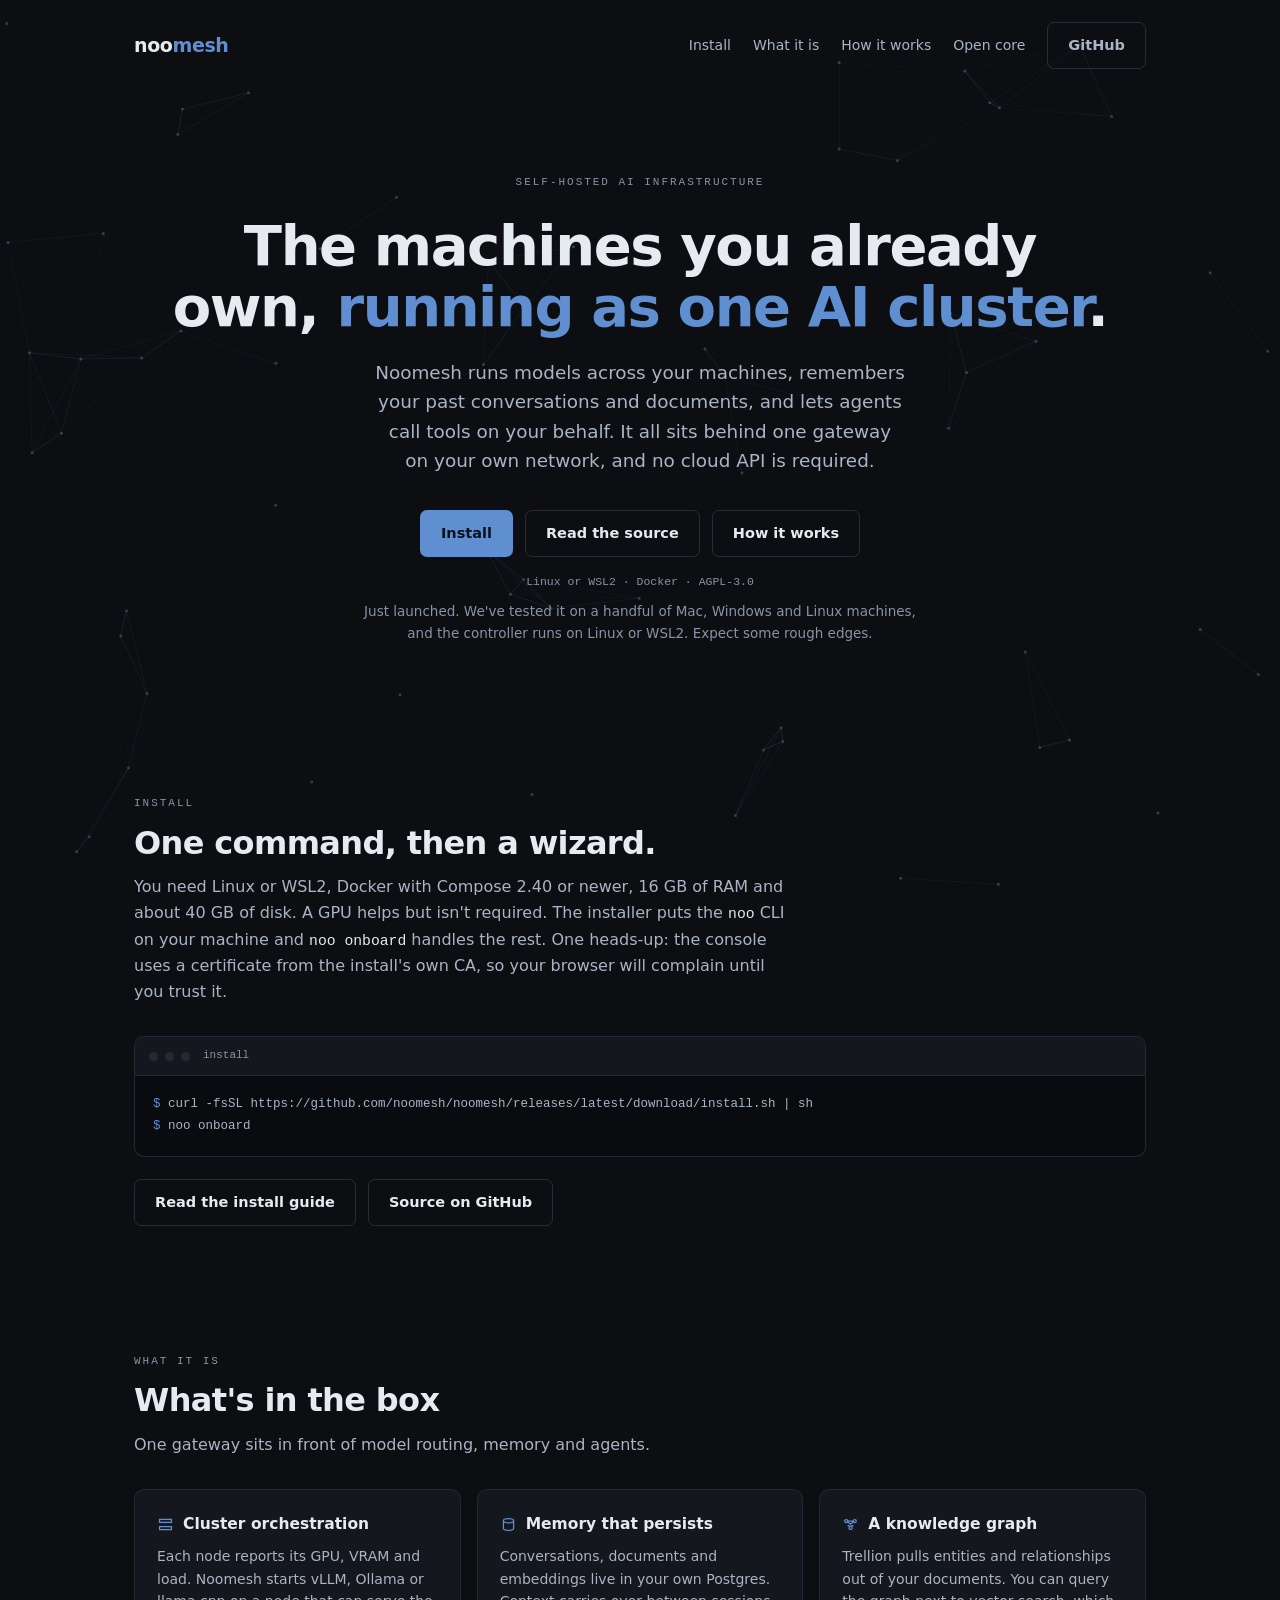
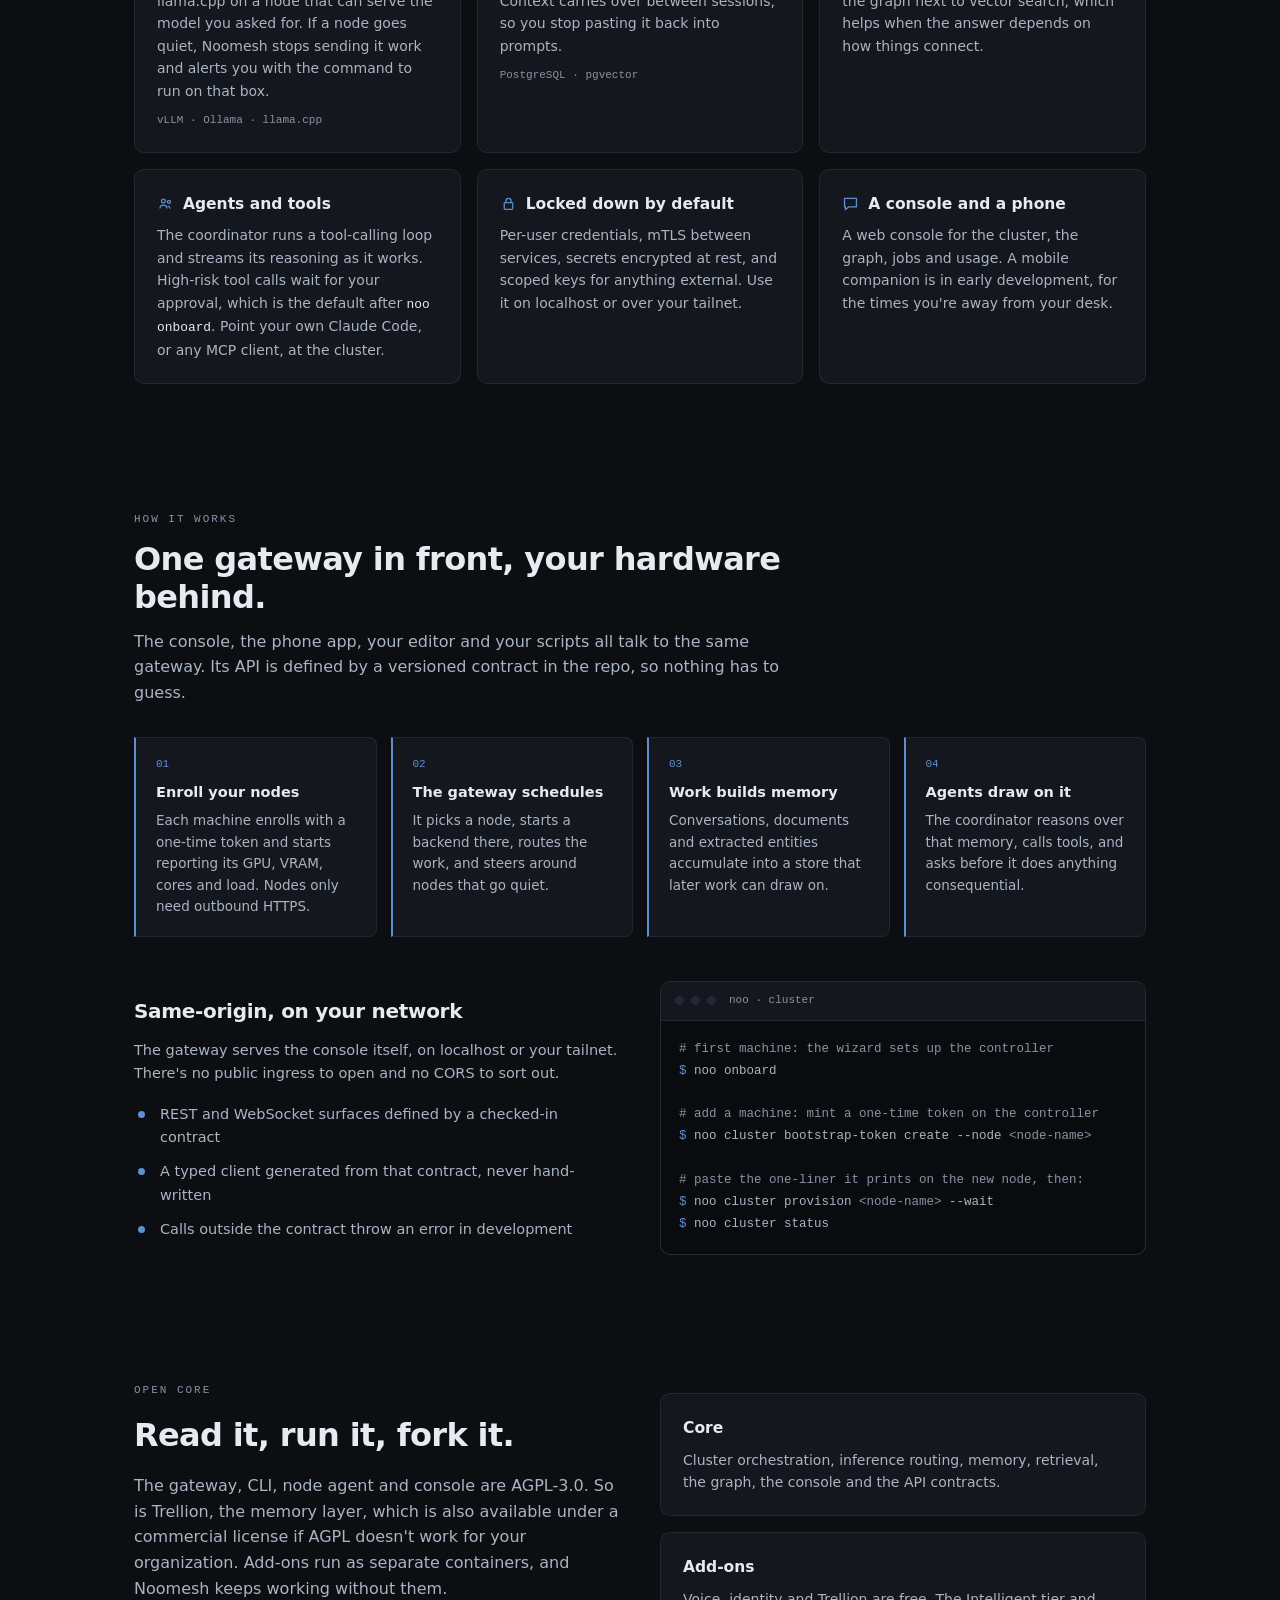
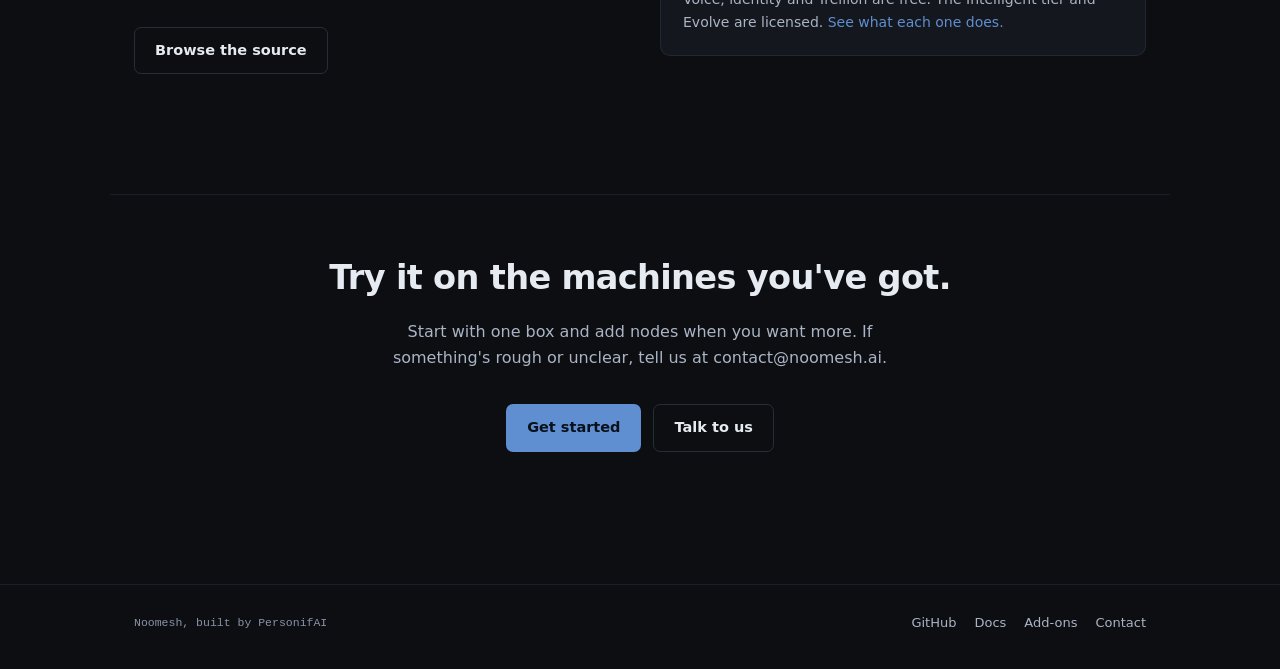
<file: index.html>
<!DOCTYPE html>
<html lang="en">
<head>
  <meta charset="utf-8">
  <meta name="viewport" content="width=device-width, initial-scale=1">
  <title>Noomesh — one local-first AI cluster</title>
  <meta name="description" content="Noomesh turns the machines you already own into one local-first AI cluster. Model serving, memory, a knowledge graph and agents, behind your own network.">

  <link rel="canonical" href="https://noomesh.ai/">

  <meta property="og:type" content="website">
  <meta property="og:url" content="https://noomesh.ai/">
  <meta property="og:title" content="Noomesh">
  <meta property="og:description" content="Noomesh turns the machines you already own into one local-first AI cluster.">
  <meta name="twitter:card" content="summary">

  <link rel="icon" href="data:image/svg+xml,%3Csvg xmlns='http://www.w3.org/2000/svg' viewBox='0 0 32 32'%3E%3Ccircle cx='16' cy='16' r='16' fill='%230c0e12'/%3E%3Cg stroke='%235f8fd0' stroke-width='1.6' fill='none'%3E%3Cpath d='M9 10.5 23 21M23 10.5 9 21M9 10.5h14M9 21h14'/%3E%3C/g%3E%3Cg fill='%23e6eaf1'%3E%3Ccircle cx='9' cy='10.5' r='2.6'/%3E%3Ccircle cx='23' cy='10.5' r='2.6'/%3E%3Ccircle cx='9' cy='21' r='2.6'/%3E%3Ccircle cx='23' cy='21' r='2.6'/%3E%3C/g%3E%3C/svg%3E">
  <style>
/* Noomesh site — shared palette and primitives.
   Dark-first, plain CSS, no build step. */

:root {
  /* Slate — dark */
  --bg: #0c0e12;
  --surface: #14171d;
  --surface-2: #1b1f28;
  --surface-3: #232937;
  --line: rgba(150, 172, 205, 0.11);
  --line-2: rgba(150, 172, 205, 0.2);
  --ink: #e6eaf1;
  --ink-2: #aab4c4;
  --dim: #8993a6;
  --good: #46c08a;
  --warn: #e0a24a;
  --primary: #5f8fd0;
  --primary-foreground: #08111c;
  --primary-soft: rgba(95, 143, 208, 0.14);

  --sans: system-ui, 'Segoe UI', -apple-system, Roboto, sans-serif;
  --mono: ui-monospace, 'Cascadia Code', 'JetBrains Mono', 'SF Mono', Consolas, Menlo, monospace;

  /* consumed by assets/mesh.js */
  --mesh-line: 95, 143, 208;
  --mesh-dot: 170, 180, 196;

  --maxw: 1060px;
}

* {
  margin: 0;
  padding: 0;
  box-sizing: border-box;
}
html {
  scroll-behavior: smooth;
}
@media (prefers-reduced-motion: reduce) {
  html {
    scroll-behavior: auto;
  }
}
body {
  background: var(--bg);
  color: var(--ink);
  font-family: var(--sans);
  line-height: 1.6;
  -webkit-font-smoothing: antialiased;
}
canvas#mesh {
  position: fixed;
  inset: 0;
  width: 100%;
  height: 100%;
  z-index: 0;
  pointer-events: none;
  opacity: 0.55;
}
a {
  color: var(--primary);
  text-decoration: none;
}
a:hover {
  text-decoration: underline;
}
:focus-visible {
  outline: 2px solid var(--primary);
  outline-offset: 3px;
  border-radius: 4px;
}

/* Skip link — the first tab stop on a page whose nav precedes the content. */
.skip {
  position: absolute;
  left: -9999px;
  top: 0;
  z-index: 50;
  background: var(--surface);
  color: var(--ink);
  padding: 10px 16px;
  border: 1px solid var(--line-2);
  border-radius: 0 0 6px 0;
}
.skip:focus {
  left: 0;
}

.wrap {
  position: relative;
  z-index: 1;
  max-width: var(--maxw);
  margin: 0 auto;
  padding: 0 24px;
}

/* ---- wordmark ---- */
.wordmark {
  font-weight: 650;
  letter-spacing: -0.02em;
  color: var(--ink);
}
.wordmark .accent {
  color: var(--primary);
}

/* ---- eyebrow / mono label ---- */
.eyebrow {
  font-family: var(--mono);
  font-size: 11px;
  letter-spacing: 0.18em;
  text-transform: uppercase;
  color: var(--dim);
}

/* ---- buttons ---- */
.btn {
  display: inline-flex;
  align-items: center;
  gap: 8px;
  padding: 11px 20px;
  border-radius: 7px;
  font-size: 14.5px;
  font-weight: 600;
  border: 1px solid transparent;
  cursor: pointer;
}
.btn:hover {
  text-decoration: none;
}
.btn-primary {
  background: var(--primary);
  color: var(--primary-foreground);
}
.btn-primary:hover {
  filter: brightness(1.08);
}
.btn-ghost {
  border-color: var(--line-2);
  color: var(--ink);
}
.btn-ghost:hover {
  border-color: var(--ink-2);
  background: var(--surface-2);
}

/* ---- status pill ---- */
.pill {
  display: inline-flex;
  align-items: center;
  gap: 8px;
  padding: 5px 13px;
  border: 1px solid var(--line-2);
  border-radius: 999px;
  font-family: var(--mono);
  font-size: 11px;
  letter-spacing: 0.14em;
  text-transform: uppercase;
  color: var(--dim);
  background: rgba(20, 23, 29, 0.6);
  backdrop-filter: blur(6px);
}
.pill::before {
  content: '';
  width: 6px;
  height: 6px;
  border-radius: 50%;
  background: var(--primary);
  flex-shrink: 0;
}
@media (prefers-reduced-motion: no-preference) {
  .pill::before {
    animation: pulse 2.4s ease-in-out infinite;
  }
}
@keyframes pulse {
  50% {
    opacity: 0.3;
  }
}

footer {
  position: relative;
  z-index: 1;
  border-top: 1px solid var(--line);
  margin-top: 72px;
  padding: 28px 0 40px;
}
footer .wrap {
  display: flex;
  flex-wrap: wrap;
  align-items: center;
  justify-content: space-between;
  gap: 14px;
}
footer .made {
  font-family: var(--mono);
  font-size: 11.5px;
  color: var(--dim);
}
footer nav {
  display: flex;
  gap: 18px;
  font-size: 13px;
}
footer nav a {
  color: var(--ink-2);
}
@media (max-width: 720px) {
  footer nav a {
    display: inline-block;
    padding: 8px 0;
  }
}
  </style>
  <style>
    header.site {
      position: relative;
      z-index: 2;
      padding: 22px 0;
    }
    header.site .wrap {
      display: flex;
      align-items: center;
      justify-content: space-between;
      gap: 16px;
    }
    header.site .wordmark {
      font-size: 19px;
    }
    header.site nav {
      display: flex;
      align-items: center;
      gap: 22px;
      font-size: 14px;
    }
    header.site nav a {
      color: var(--ink-2);
    }
    header.site nav a:hover {
      color: var(--ink);
      text-decoration: none;
    }
    @media (max-width: 720px) {
      header.site nav a:not(.btn) {
        display: none;
      }
    }

    /* ---- hero ---- */
    .hero {
      padding: 76px 0 84px;
      text-align: center;
    }
    .hero h1 {
      margin-top: 22px;
      font-size: clamp(2.1rem, 6vw, 3.5rem);
      line-height: 1.1;
      letter-spacing: -0.025em;
      text-wrap: balance;
    }
    .hero h1 .accent {
      color: var(--primary);
    }
    .hero .lede {
      margin: 20px auto 0;
      max-width: 640px;
      font-size: clamp(1rem, 2.6vw, 1.15rem);
      color: var(--ink-2);
      text-wrap: balance;
    }
    .cta {
      margin-top: 34px;
      display: flex;
      gap: 12px;
      justify-content: center;
      flex-wrap: wrap;
    }
    .cta-note {
      margin-top: 16px;
      font-family: var(--mono);
      font-size: 11.5px;
      color: var(--dim);
    }
    /* One line wherever it fits. Below this it wraps at the separator rather
       than being shrunk into illegibility. */
    @media (min-width: 560px) {
      .cta-note {
        white-space: nowrap;
      }
    }

    .caveat {
      margin: 10px auto 0;
      max-width: 560px;
      font-size: 13.5px;
      color: var(--dim);
    }

    /* ---- sections ---- */
    section {
      position: relative;
      z-index: 1;
      padding: 60px 0;
    }
    .sec-head {
      max-width: 660px;
      margin-bottom: 32px;
    }
    .sec-head h2 {
      margin-top: 10px;
      font-size: clamp(1.5rem, 3.6vw, 2rem);
      letter-spacing: -0.02em;
      line-height: 1.2;
    }
    .sec-head p {
      margin-top: 12px;
      color: var(--ink-2);
    }

    .grid {
      display: grid;
      grid-template-columns: repeat(auto-fit, minmax(268px, 1fr));
      gap: 16px;
    }
    .card {
      background: var(--surface);
      border: 1px solid var(--line);
      border-radius: 10px;
      padding: 22px;
    }
    .card h3 {
      font-size: 15.5px;
      margin-bottom: 8px;
      display: flex;
      align-items: center;
      gap: 9px;
    }
    .card h3 svg {
      width: 17px;
      height: 17px;
      flex-shrink: 0;
      fill: none;
      stroke: var(--primary);
      stroke-width: 1.5;
    }
    .card p {
      font-size: 14px;
      color: var(--ink-2);
    }
    .card .note {
      display: block;
      margin-top: 10px;
      font-family: var(--mono);
      font-size: 11px;
      color: var(--dim);
    }

    /* ---- flow diagram ---- */
    .flow {
      display: grid;
      grid-template-columns: repeat(auto-fit, minmax(210px, 1fr));
      gap: 14px;
      counter-reset: step;
    }
    .flow .step {
      position: relative;
      background: var(--surface);
      border: 1px solid var(--line);
      border-left: 2px solid var(--primary);
      border-radius: 0 8px 8px 0;
      padding: 18px 20px;
    }
    .flow .step::before {
      counter-increment: step;
      content: '0' counter(step);
      display: block;
      font-family: var(--mono);
      font-size: 11px;
      color: var(--primary);
      margin-bottom: 7px;
    }
    .flow .step h3 {
      font-size: 14.5px;
      margin-bottom: 6px;
    }
    .flow .step p {
      font-size: 13.5px;
      color: var(--ink-2);
    }

    /* ---- terminal ---- */
    .term {
      background: #090b0e;
      border: 1px solid var(--line-2);
      border-radius: 10px;
      overflow: hidden;
    }
    .term-bar {
      display: flex;
      align-items: center;
      gap: 7px;
      padding: 10px 14px;
      border-bottom: 1px solid var(--line);
      background: var(--surface);
    }
    .term-bar i {
      width: 9px;
      height: 9px;
      border-radius: 50%;
      background: var(--surface-3);
    }
    .term-bar span {
      margin-left: 6px;
      font-family: var(--mono);
      font-size: 11px;
      color: var(--dim);
    }
    .term pre {
      margin: 0;
      padding: 18px;
      overflow-x: auto;
      font-family: var(--mono);
      font-size: 12.5px;
      line-height: 1.75;
      color: var(--ink-2);
    }
    .term .c {
      color: var(--dim);
    }
    .term .p {
      color: var(--primary);
    }
    .term .g {
      color: var(--good);
    }

    .split {
      display: grid;
      grid-template-columns: 1fr 1fr;
      gap: 40px;
      align-items: center;
    }
    @media (max-width: 860px) {
      .split {
        grid-template-columns: 1fr;
        gap: 26px;
      }
      section {
        padding: 44px 0;
      }
    }

    ul.ticks {
      list-style: none;
      margin-top: 18px;
      display: grid;
      gap: 11px;
    }
    ul.ticks li {
      position: relative;
      padding-left: 26px;
      font-size: 14.5px;
      color: var(--ink-2);
    }
    ul.ticks li::before {
      content: '';
      position: absolute;
      left: 4px;
      top: 8px;
      width: 7px;
      height: 7px;
      border-radius: 50%;
      background: var(--primary);
    }

    code {
      font-family: var(--mono);
      font-size: 0.92em;
      color: var(--ink);
    }

    .closing {
      text-align: center;
      border-top: 1px solid var(--line);
      padding-top: 56px;
    }
    .closing h2 {
      font-size: clamp(1.5rem, 4vw, 2.1rem);
      letter-spacing: -0.02em;
    }
    .closing p {
      margin: 14px auto 0;
      max-width: 520px;
      color: var(--ink-2);
    }
  </style>
</head>
<body>
  <a class="skip" href="#main">Skip to content</a>
  <canvas id="mesh" aria-hidden="true"></canvas>

  <header class="site">
    <div class="wrap">
      <a class="wordmark" href="/" aria-label="Noomesh home">noo<span class="accent">mesh</span></a>
      <nav>
        <a href="#install">Install</a>
        <a href="#what">What it is</a>
        <a href="#how">How it works</a>
        <a href="#open">Open core</a>
        <a class="btn btn-ghost" href="https://github.com/noomesh/noomesh">GitHub</a>
      </nav>
    </div>
  </header>

  <main id="main">
    <div class="wrap hero">
      <span class="eyebrow">Self-hosted AI infrastructure</span>
      <h1>The machines you already own, <span class="accent">running as one AI cluster</span>.</h1>
      <p class="lede">
        Noomesh runs models across your machines, remembers your past conversations and
        documents, and lets agents call tools on your behalf. It all sits behind one
        gateway on your own network, and no cloud API is required.
      </p>
      <div class="cta">
        <a class="btn btn-primary" href="#install">Install</a>
        <a class="btn btn-ghost" href="https://github.com/noomesh/noomesh">Read the source</a>
        <a class="btn btn-ghost" href="#how">How it works</a>
      </div>
      <p class="cta-note">Linux or WSL2 · Docker · AGPL-3.0</p>
      <p class="caveat">
        Just launched. We've tested it on a handful of Mac, Windows and Linux machines, and the
        controller runs on Linux or WSL2. Expect some rough edges.
      </p>
    </div>

    <!-- ---------- install ---------- -->
    <section id="install">
      <div class="wrap">
        <div class="sec-head">
          <span class="eyebrow">Install</span>
          <h2>One command, then a wizard.</h2>
          <p>
            You need Linux or WSL2, Docker with Compose 2.40 or newer, 16&nbsp;GB of RAM and about
            40&nbsp;GB of disk. A GPU helps but isn't required. The installer puts the <code>noo</code>
            CLI on your machine and <code>noo onboard</code> handles the rest. One heads-up: the
            console uses a certificate from the install's own CA, so your browser will complain
            until you trust it.
          </p>
        </div>
        <div class="term">
          <div class="term-bar">
            <i></i><i></i><i></i><span>install</span>
          </div>
<pre><span class="p">$</span> curl -fsSL https://github.com/noomesh/noomesh/releases/latest/download/install.sh | sh
<span class="p">$</span> noo onboard</pre>
        </div>
        <div class="cta" style="justify-content:flex-start;margin-top:22px">
          <a class="btn btn-ghost" href="https://github.com/noomesh/noomesh#quick-start">Read the install guide</a>
          <a class="btn btn-ghost" href="https://github.com/noomesh/noomesh">Source on GitHub</a>
        </div>
      </div>
    </section>

    <!-- ---------- what it is ---------- -->
    <section id="what">
      <div class="wrap">
        <div class="sec-head">
          <span class="eyebrow">What it is</span>
          <h2>What's in the box</h2>
          <p>
            One gateway sits in front of model routing, memory and agents.
          </p>
        </div>

        <div class="grid">
          <div class="card">
            <h3>
              <svg viewBox="0 0 20 20"><rect x="3" y="4" width="14" height="3.5"/><rect x="3" y="12.5" width="14" height="3.5"/></svg>
              Cluster orchestration
            </h3>
            <p>
              Each node reports its GPU, VRAM and load. Noomesh starts vLLM, Ollama or
              llama.cpp on a node that can serve the model you asked for. If a node goes
              quiet, Noomesh stops sending it work and alerts you with the command to run on that box.
            </p>
            <span class="note">vLLM · Ollama · llama.cpp</span>
          </div>

          <div class="card">
            <h3>
              <svg viewBox="0 0 20 20"><ellipse cx="10" cy="5.5" rx="6" ry="2.5"/><path d="M4 5.5v9c0 1.4 2.7 2.5 6 2.5s6-1.1 6-2.5v-9"/></svg>
              Memory that persists
            </h3>
            <p>
              Conversations, documents and embeddings live in your own Postgres. Context
              carries over between sessions, so you stop pasting it back into prompts.
            </p>
            <span class="note">PostgreSQL · pgvector</span>
          </div>

          <div class="card">
            <h3>
              <svg viewBox="0 0 20 20"><circle cx="5" cy="6" r="1.8"/><circle cx="15" cy="6" r="1.8"/><circle cx="10" cy="14" r="1.8"/><path d="M6.6 7l6.8 5M13.4 7l-6.8 5M6.5 6h7"/></svg>
              A knowledge graph
            </h3>
            <p>
              Trellion pulls entities and relationships out of your documents. You can
              query the graph next to vector search, which helps when the answer depends
              on how things connect.
            </p>
          </div>

          <div class="card">
            <h3>
              <svg viewBox="0 0 20 20"><circle cx="7.5" cy="7" r="2.2"/><circle cx="14" cy="8" r="1.8"/><path d="M3.5 16c0-2.4 1.8-4 4-4s4 1.6 4 4M12.5 13c1.4.1 2.6 1.1 3 3"/></svg>
              Agents and tools
            </h3>
            <p>
              The coordinator runs a tool-calling loop and streams its reasoning as it
              works. High-risk tool calls wait for your approval, which is the default after
              <code>noo onboard</code>. Point your own Claude Code, or any MCP client, at the cluster.
            </p>
          </div>

          <div class="card">
            <h3>
              <svg viewBox="0 0 20 20"><rect x="5" y="9" width="10" height="8" rx="1"/><path d="M7 9V7a3 3 0 0 1 6 0v2"/></svg>
              Locked down by default
            </h3>
            <p>
              Per-user credentials, mTLS between services, secrets encrypted at rest, and
              scoped keys for anything external. Use it on localhost or over your tailnet.
            </p>
          </div>

          <div class="card">
            <h3>
              <svg viewBox="0 0 20 20"><path d="M3 4h14v10H8l-4 3v-3H3z"/></svg>
              A console and a phone
            </h3>
            <p>
              A web console for the cluster, the graph, jobs and usage. A mobile companion
              is in early development, for the times you're away from your desk.
            </p>
          </div>
        </div>
      </div>
    </section>

    <!-- ---------- how it works ---------- -->
    <section id="how">
      <div class="wrap">
        <div class="sec-head">
          <span class="eyebrow">How it works</span>
          <h2>One gateway in front, your hardware behind.</h2>
          <p>
            The console, the phone app, your editor and your scripts all talk to the same
            gateway. Its API is defined by a versioned contract in the repo, so nothing
            has to guess.
          </p>
        </div>

        <div class="flow">
          <div class="step">
            <h3>Enroll your nodes</h3>
            <p>Each machine enrolls with a one-time token and starts reporting its GPU, VRAM, cores and load. Nodes only need outbound HTTPS.</p>
          </div>
          <div class="step">
            <h3>The gateway schedules</h3>
            <p>It picks a node, starts a backend there, routes the work, and steers around nodes that go quiet.</p>
          </div>
          <div class="step">
            <h3>Work builds memory</h3>
            <p>Conversations, documents and extracted entities accumulate into a store that later work can draw on.</p>
          </div>
          <div class="step">
            <h3>Agents draw on it</h3>
            <p>The coordinator reasons over that memory, calls tools, and asks before it does anything consequential.</p>
          </div>
        </div>

        <div class="split" style="margin-top:44px">
          <div>
            <h3 style="font-size:1.25rem;letter-spacing:-0.015em">Same-origin, on your network</h3>
            <p style="margin-top:12px;color:var(--ink-2);font-size:14.5px">
              The gateway serves the console itself, on localhost or your tailnet. There's
              no public ingress to open and no CORS to sort out.
            </p>
            <ul class="ticks">
              <li>REST and WebSocket surfaces defined by a checked-in contract</li>
              <li>A typed client generated from that contract, never hand-written</li>
              <li>Calls outside the contract throw an error in development</li>
            </ul>
          </div>

          <div class="term">
            <div class="term-bar">
              <i></i><i></i><i></i><span>noo · cluster</span>
            </div>
<pre><span class="c"># first machine: the wizard sets up the controller</span>
<span class="p">$</span> noo onboard

<span class="c"># add a machine: mint a one-time token on the controller</span>
<span class="p">$</span> noo cluster bootstrap-token create --node <span class="c">&lt;node-name&gt;</span>

<span class="c"># paste the one-liner it prints on the new node, then:</span>
<span class="p">$</span> noo cluster provision <span class="c">&lt;node-name&gt;</span> --wait
<span class="p">$</span> noo cluster status</pre>
          </div>
        </div>
      </div>
    </section>

    <!-- ---------- open core ---------- -->
    <section id="open">
      <div class="wrap">
        <div class="split">
          <div>
            <span class="eyebrow">Open core</span>
            <h2 style="margin-top:10px;font-size:clamp(1.5rem,3.6vw,2rem);letter-spacing:-0.02em">
              Read it, run it, fork it.
            </h2>
            <p style="margin-top:12px;color:var(--ink-2)">
              The gateway, CLI, node agent and console are AGPL-3.0. So is Trellion, the
              memory layer, which is also available under a commercial license if AGPL
              doesn't work for your organization. Add-ons run as separate containers, and
              Noomesh keeps working without them.
            </p>
            <div class="cta" style="justify-content:flex-start;margin-top:26px">
              <a class="btn btn-ghost" href="https://github.com/noomesh/noomesh">Browse the source</a>
            </div>
          </div>

          <div class="grid" style="grid-template-columns:1fr">
            <div class="card">
              <h3>Core</h3>
              <p>Cluster orchestration, inference routing, memory, retrieval, the graph, the console and the API contracts.</p>
            </div>
            <div class="card">
              <h3>Add-ons</h3>
              <p>Voice, identity and Trellion are free. The Intelligent tier and Evolve are licensed. <a href="/add-ons/">See what each one does.</a></p>
            </div>
          </div>
        </div>
      </div>
    </section>

    <section>
      <div class="wrap closing">
        <h2>Try it on the machines you've got.</h2>
        <p>
          Start with one box and add nodes when you want more. If something's rough or
          unclear, tell us at contact@noomesh.ai.
        </p>
        <div class="cta">
          <a class="btn btn-primary" href="#install">Get started</a>
          <a class="btn btn-ghost" href="mailto:contact@noomesh.ai">Talk to us</a>
        </div>
      </div>
    </section>
  </main>

  <footer>
    <div class="wrap">
      <span class="made">Noomesh, built by PersonifAI</span>
      <nav>
        <a href="https://github.com/noomesh/noomesh">GitHub</a>
        <a href="https://github.com/noomesh/noomesh/tree/main/docs">Docs</a>
        <a href="/add-ons/">Add-ons</a>
        <a href="mailto:contact@noomesh.ai">Contact</a>
      </nav>
    </div>
  </footer>

  <script>
/* Animated node-link field — a mesh of nodes with edges between them.

   Honours prefers-reduced-motion (renders one static frame), pauses when the
   tab is hidden, and caps device-pixel-ratio so a 3x phone doesn't render 9x
   the pixels for a background. */
(function () {
  const canvas = document.getElementById('mesh');
  if (!canvas) return;
  const ctx = canvas.getContext('2d');
  const reduced = matchMedia('(prefers-reduced-motion: reduce)').matches;

  const css = getComputedStyle(document.documentElement);
  const line = (css.getPropertyValue('--mesh-line') || '95,143,208').trim();
  const dot = (css.getPropertyValue('--mesh-dot') || '170,180,196').trim();

  let w, h, dpr, points, raf = null;

  function resize() {
    dpr = Math.min(devicePixelRatio || 1, 2);
    w = canvas.width = innerWidth * dpr;
    h = canvas.height = innerHeight * dpr;
    // Density scales with area but is capped — beyond ~70 the O(n^2) link pass
    // costs more than it adds visually.
    const count = Math.min(70, Math.max(18, Math.floor((innerWidth * innerHeight) / 18000)));
    points = Array.from({ length: count }, () => ({
      x: Math.random() * w,
      y: Math.random() * h,
      vx: (Math.random() - 0.5) * 0.32 * dpr,
      vy: (Math.random() - 0.5) * 0.32 * dpr,
    }));
  }

  function draw() {
    ctx.clearRect(0, 0, w, h);
    const linkDist = 168 * dpr;
    for (let i = 0; i < points.length; i++) {
      for (let j = i + 1; j < points.length; j++) {
        const a = points[i], b = points[j];
        const d = Math.hypot(a.x - b.x, a.y - b.y);
        if (d < linkDist) {
          ctx.strokeStyle = `rgba(${line}, ${(1 - d / linkDist) * 0.34})`;
          ctx.lineWidth = dpr;
          ctx.beginPath();
          ctx.moveTo(a.x, a.y);
          ctx.lineTo(b.x, b.y);
          ctx.stroke();
        }
      }
    }
    ctx.fillStyle = `rgba(${dot}, 0.5)`;
    for (const p of points) {
      ctx.beginPath();
      ctx.arc(p.x, p.y, 1.5 * dpr, 0, Math.PI * 2);
      ctx.fill();
    }
  }

  function tick() {
    for (const p of points) {
      p.x += p.vx;
      p.y += p.vy;
      if (p.x < 0 || p.x > w) p.vx *= -1;
      if (p.y < 0 || p.y > h) p.vy *= -1;
    }
    draw();
    raf = requestAnimationFrame(tick);
  }

  function start() {
    if (reduced) { draw(); return; }
    if (raf === null) raf = requestAnimationFrame(tick);
  }
  function stop() {
    if (raf !== null) { cancelAnimationFrame(raf); raf = null; }
  }

  addEventListener('resize', () => { resize(); if (reduced) draw(); });
  document.addEventListener('visibilitychange', () => (document.hidden ? stop() : start()));
  resize();
  start();
})();
  </script>
</body>
</html>
</file>
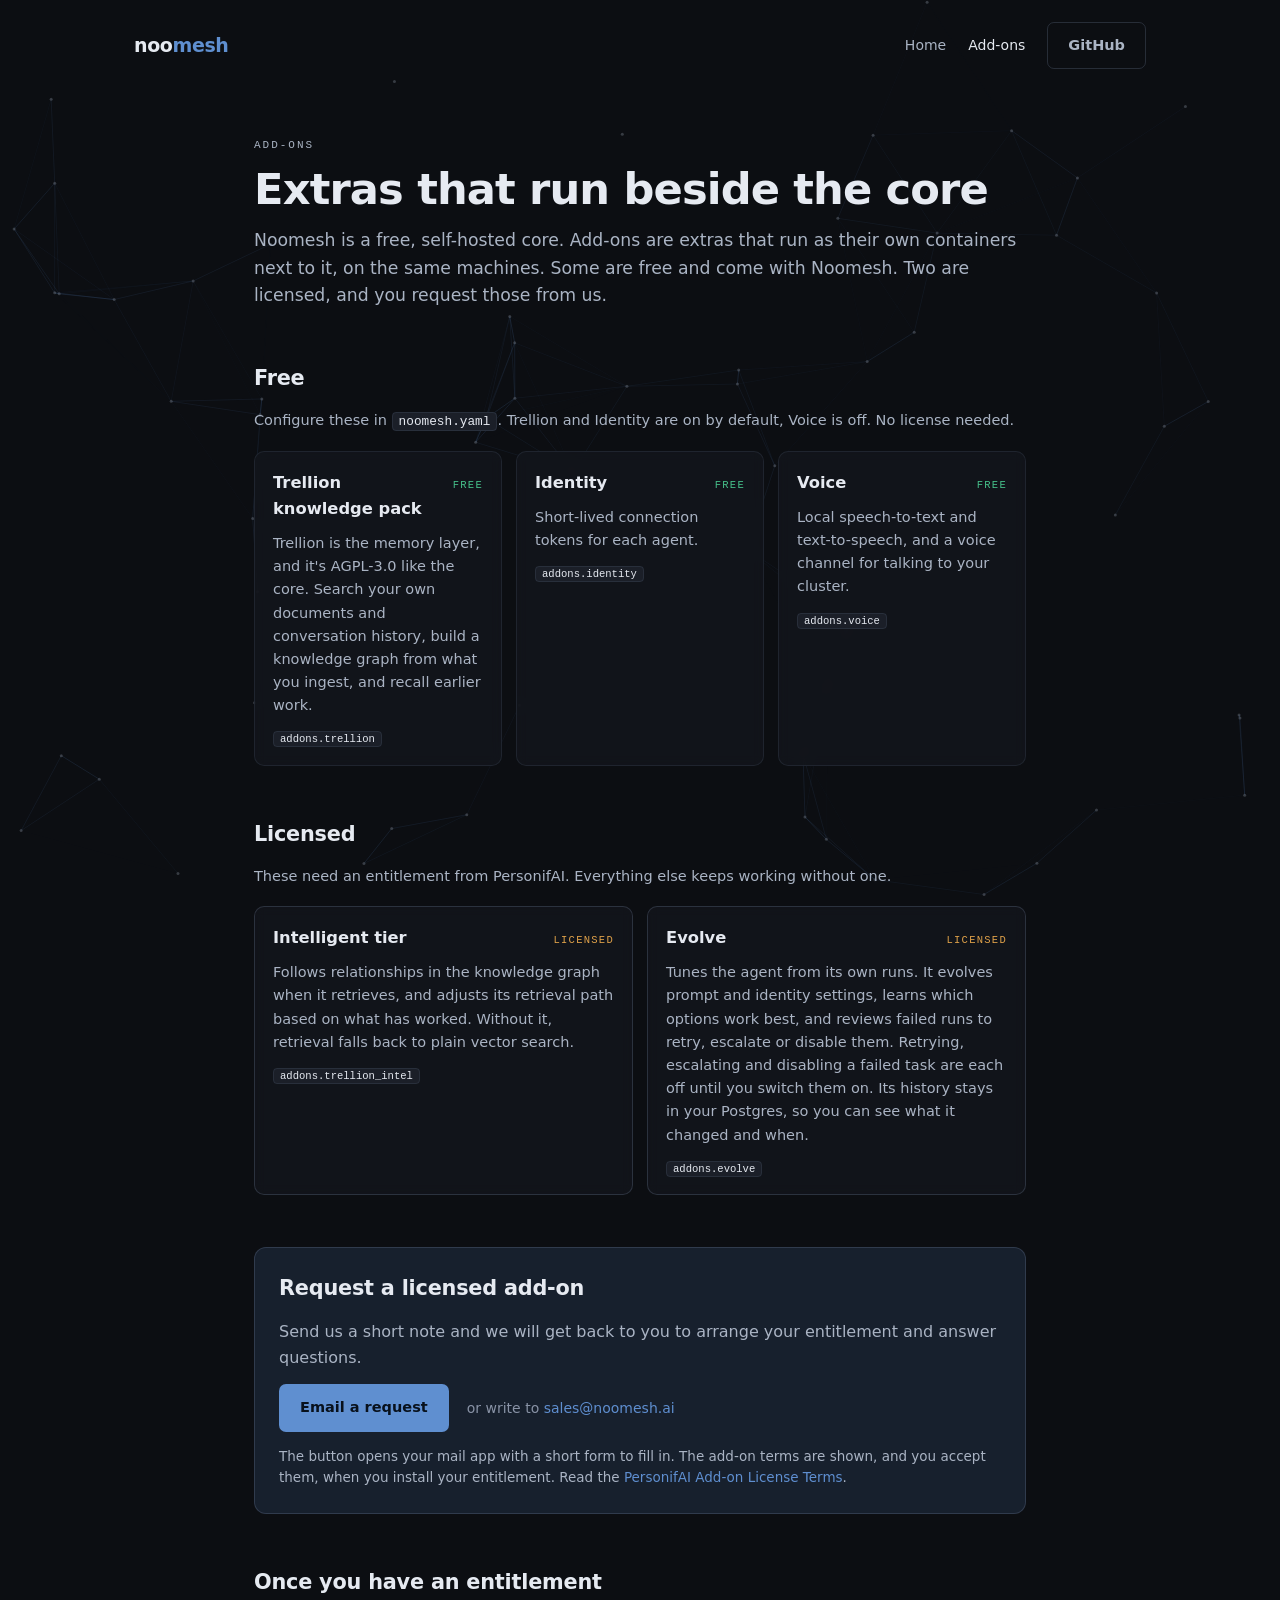
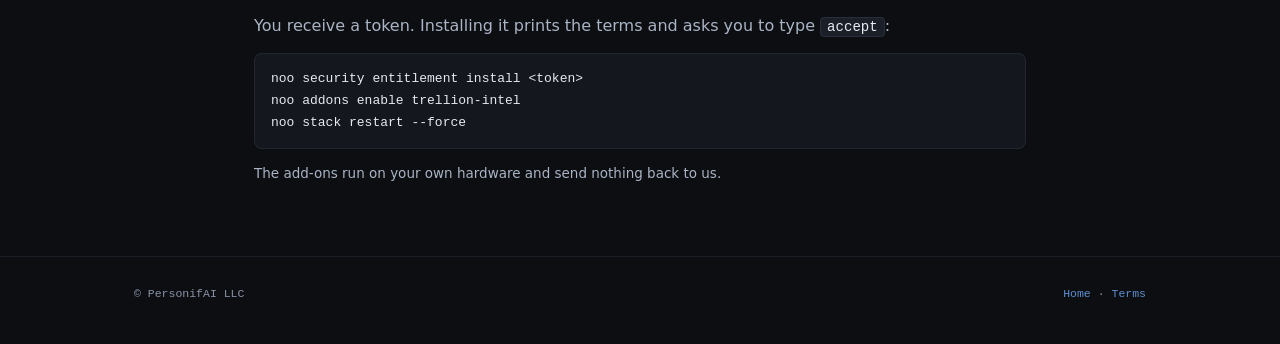
<file: add-ons/index.html>
<!DOCTYPE html>
<html lang="en">
<head>
  <meta charset="utf-8">
  <meta name="viewport" content="width=device-width, initial-scale=1">
  <title>Add-ons — Noomesh</title>
  <meta name="description" content="Noomesh add-ons: free extras that ship with the core, and licensed add-ons you can request.">
  <link rel="canonical" href="https://noomesh.ai/add-ons/">

  <meta property="og:type" content="website">
  <meta property="og:url" content="https://noomesh.ai/add-ons/">
  <meta property="og:title" content="Noomesh add-ons">
  <meta property="og:description" content="Free extras that ship with the core, and licensed add-ons you can request.">
  <meta name="twitter:card" content="summary">

  <link rel="icon" href="data:image/svg+xml,%3Csvg xmlns='http://www.w3.org/2000/svg' viewBox='0 0 32 32'%3E%3Ccircle cx='16' cy='16' r='16' fill='%230c0e12'/%3E%3Cg stroke='%235f8fd0' stroke-width='1.6' fill='none'%3E%3Cpath d='M9 10.5 23 21M23 10.5 9 21M9 10.5h14M9 21h14'/%3E%3C/g%3E%3Cg fill='%23e6eaf1'%3E%3Ccircle cx='9' cy='10.5' r='2.6'/%3E%3Ccircle cx='23' cy='10.5' r='2.6'/%3E%3Ccircle cx='9' cy='21' r='2.6'/%3E%3Ccircle cx='23' cy='21' r='2.6'/%3E%3C/g%3E%3C/svg%3E">
  <link rel="stylesheet" href="../assets/site.css">
  <link rel="stylesheet" href="../assets/pages.css">
</head>
<body>
  <a class="skip" href="#main">Skip to content</a>
  <canvas id="mesh" aria-hidden="true"></canvas>

  <header class="wrap top">
    <a class="wordmark" href="/">noo<span class="accent">mesh</span></a>
    <nav aria-label="Site"><a href="/">Home</a> <a href="/add-ons/" aria-current="page">Add-ons</a> <a class="btn btn-ghost" href="https://github.com/noomesh/noomesh">GitHub</a></nav>
  </header>

  <main id="main" class="wrap page">
    <p class="eyebrow">Add-ons</p>
    <h1>Extras that run beside the core</h1>
    <p class="lede">
      Noomesh is a free, self-hosted core. Add-ons are extras that run as their own
      containers next to it, on the same machines. Some are free and come with Noomesh.
      Two are licensed, and you request those from us.
    </p>

    <section aria-labelledby="free">
      <h2 id="free">Free</h2>
      <p class="sect-note">Configure these in <code>noomesh.yaml</code>. Trellion and Identity are on by default, Voice is off. No license needed.</p>
      <div class="cards">
      <article class="card free">
        <div class="card-head"><h3>Trellion knowledge pack</h3><span class="tag tag-free">Free</span></div>
        <p>Trellion is the memory layer, and it's AGPL-3.0 like the core. Search your own documents and conversation history, build a knowledge graph from what you ingest, and recall earlier work.</p>
        <p class="key"><code>addons.trellion</code></p>
      </article>
      <article class="card free">
        <div class="card-head"><h3>Identity</h3><span class="tag tag-free">Free</span></div>
        <p>Short-lived connection tokens for each agent.</p>
        <p class="key"><code>addons.identity</code></p>
      </article>
      <article class="card free">
        <div class="card-head"><h3>Voice</h3><span class="tag tag-free">Free</span></div>
        <p>Local speech-to-text and text-to-speech, and a voice channel for talking to your cluster.</p>
        <p class="key"><code>addons.voice</code></p>
      </article>
      </div>
    </section>

    <section aria-labelledby="licensed">
      <h2 id="licensed">Licensed</h2>
      <p class="sect-note">These need an entitlement from PersonifAI. Everything else keeps working without one.</p>
      <div class="cards">
      <article class="card licensed">
        <div class="card-head"><h3>Intelligent tier</h3><span class="tag tag-licensed">Licensed</span></div>
        <p>Follows relationships in the knowledge graph when it retrieves, and adjusts its retrieval path based on what has worked. Without it, retrieval falls back to plain vector search.</p>
        <p class="key"><code>addons.trellion_intel</code></p>
      </article>
      <article class="card licensed">
        <div class="card-head"><h3>Evolve</h3><span class="tag tag-licensed">Licensed</span></div>
        <p>Tunes the agent from its own runs. It evolves prompt and identity settings, learns which options work best, and reviews failed runs to retry, escalate or disable them. Retrying, escalating and disabling a failed task are each off until you switch them on. Its history stays in your Postgres, so you can see what it changed and when.</p>
        <p class="key"><code>addons.evolve</code></p>
      </article>
      </div>
    </section>

    <section class="request" aria-labelledby="request">
      <h2 id="request">Request a licensed add-on</h2>
      <p>
        Send us a short note and we will get back to you to arrange your entitlement
        and answer questions.
      </p>
      <p class="actions">
        <a class="btn btn-primary" href="mailto:sales@noomesh.ai?subject=Add-on%20request&amp;body=Hello%2C%0A%0AI%27d%20like%20to%20request%20access%20to%20a%20Noomesh%20add-on.%0A%0AName%3A%0AOrganization%3A%0AAdd-on%28s%29%20%28Intelligent%20tier%2C%20Evolve%2C%20other%29%3A%0AWhere%20you%27ll%20run%20it%20%28number%20of%20controllers%20/%20nodes%29%3A%0AAnything%20else%20we%20should%20know%3A%0A%0AThanks">Email a request</a>
        <span class="alt">or write to <a href="mailto:sales@noomesh.ai">sales@noomesh.ai</a></span>
      </p>
      <p class="fine">
        The button opens your mail app with a short form to fill in. The add-on
        terms are shown, and you accept them, when you install your entitlement.
        Read the
        <a href="/add-ons/terms/">PersonifAI Add-on License Terms</a>.
      </p>
    </section>

    <section aria-labelledby="after">
      <h2 id="after">Once you have an entitlement</h2>
      <p>You receive a token. Installing it prints the terms and asks you to type <code>accept</code>:</p>
<pre><code>noo security entitlement install &lt;token&gt;
noo addons enable trellion-intel
noo stack restart --force</code></pre>
      <p class="fine">The add-ons run on your own hardware and send nothing back to us.</p>
    </section>
  </main>

  <footer>
    <div class="wrap">
      <span class="made">© PersonifAI LLC</span>
      <span class="made"><a href="/">Home</a> · <a href="/add-ons/terms/">Terms</a></span>
    </div>
  </footer>

  <script src="../assets/mesh.js" defer></script>
</body>
</html>
</file>
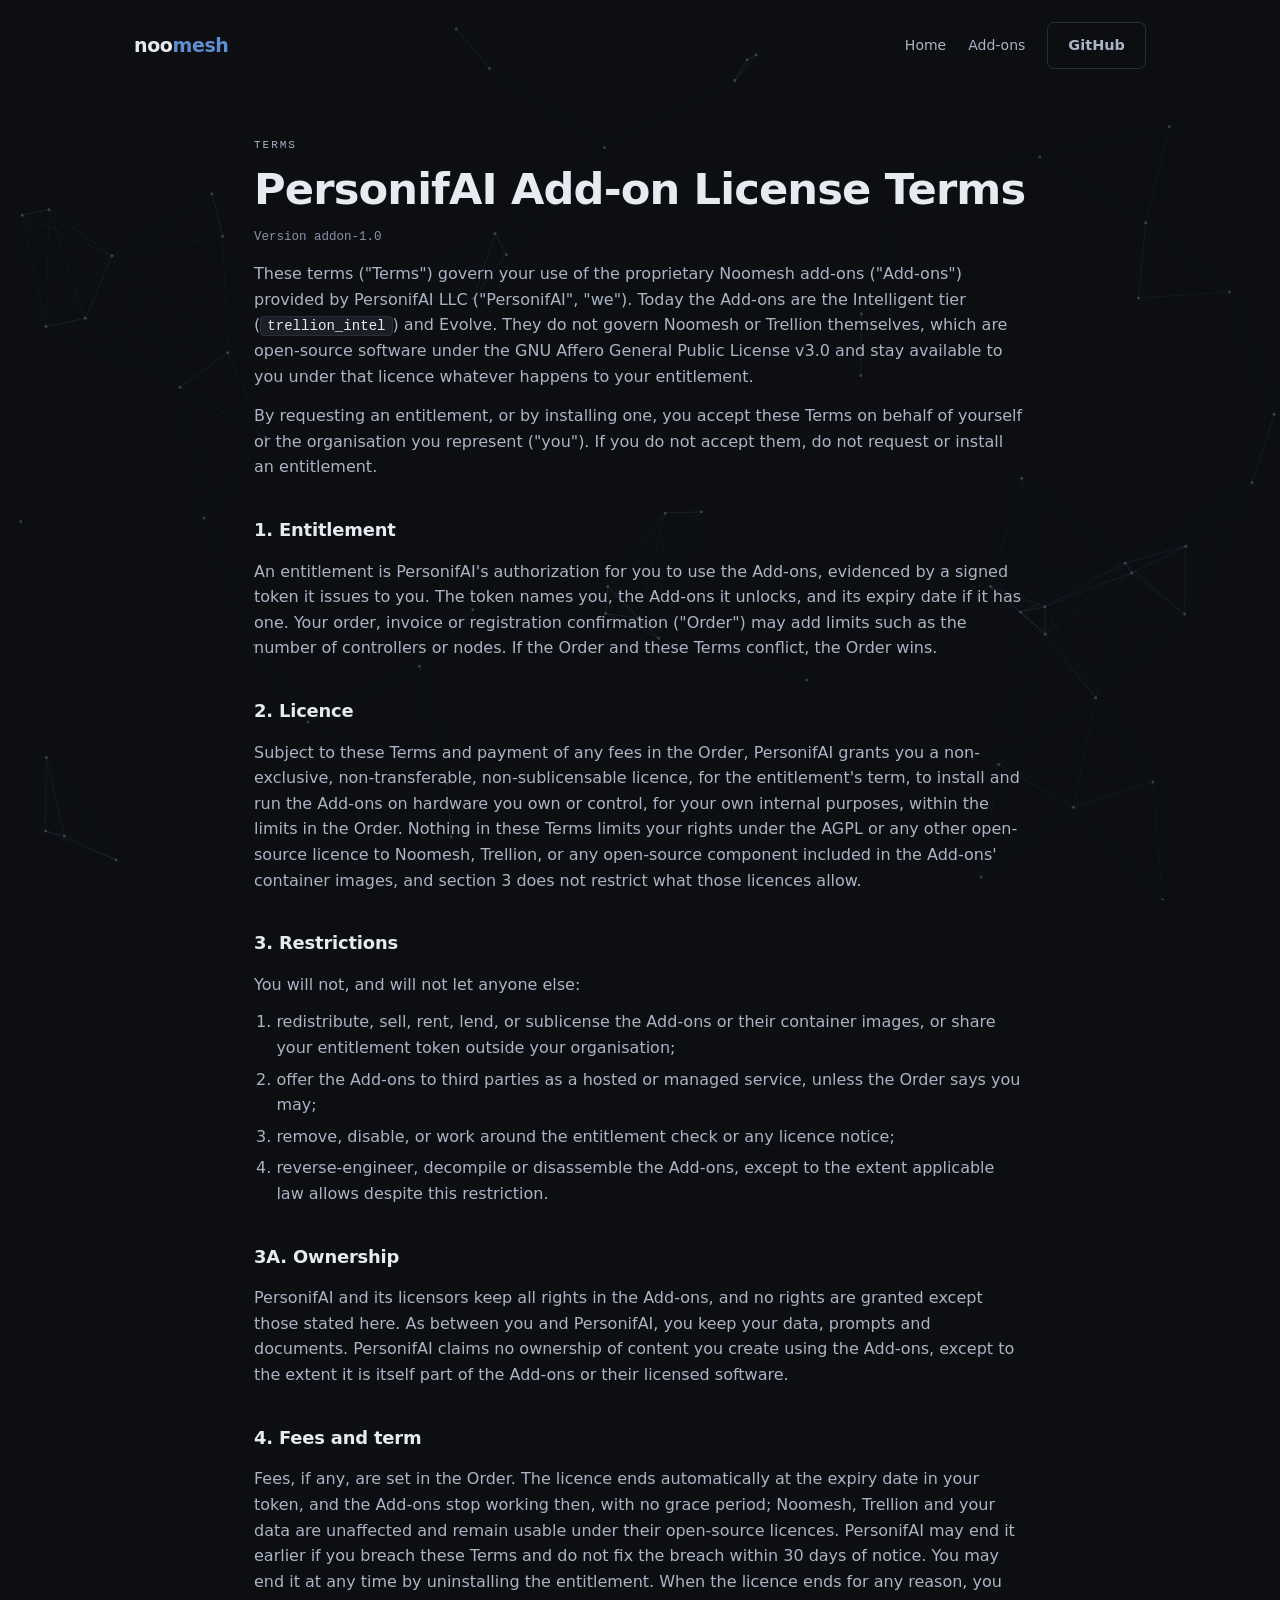
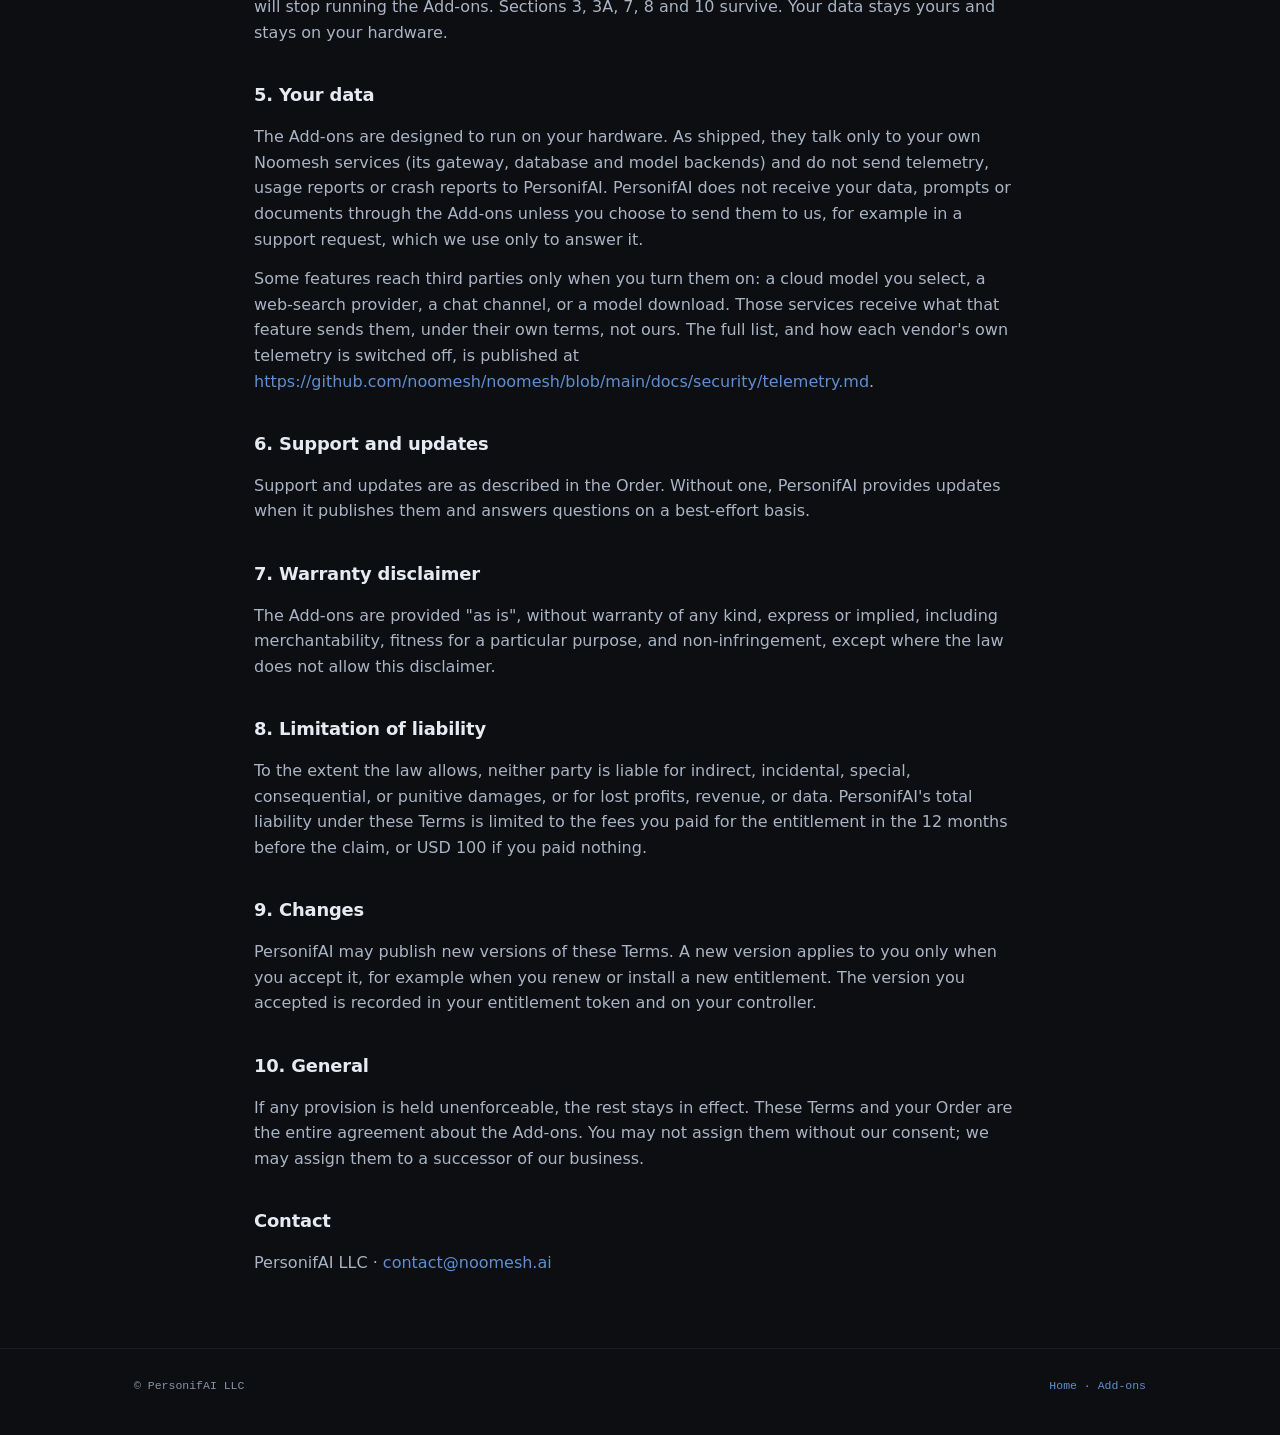
<file: add-ons/terms/index.html>
<!DOCTYPE html>
<html lang="en">
<head>
  <meta charset="utf-8">
  <meta name="viewport" content="width=device-width, initial-scale=1">
  <title>PersonifAI Add-on License Terms — Noomesh</title>
  <meta name="description" content="The terms for Noomesh's licensed add-ons, version addon-1.0.">
  <link rel="canonical" href="https://noomesh.ai/add-ons/terms/">

  <meta property="og:type" content="website">
  <meta property="og:url" content="https://noomesh.ai/add-ons/terms/">
  <meta property="og:title" content="PersonifAI Add-on License Terms">
  <meta name="twitter:card" content="summary">

  <link rel="icon" href="data:image/svg+xml,%3Csvg xmlns='http://www.w3.org/2000/svg' viewBox='0 0 32 32'%3E%3Ccircle cx='16' cy='16' r='16' fill='%230c0e12'/%3E%3Cg stroke='%235f8fd0' stroke-width='1.6' fill='none'%3E%3Cpath d='M9 10.5 23 21M23 10.5 9 21M9 10.5h14M9 21h14'/%3E%3C/g%3E%3Cg fill='%23e6eaf1'%3E%3Ccircle cx='9' cy='10.5' r='2.6'/%3E%3Ccircle cx='23' cy='10.5' r='2.6'/%3E%3Ccircle cx='9' cy='21' r='2.6'/%3E%3Ccircle cx='23' cy='21' r='2.6'/%3E%3C/g%3E%3C/svg%3E">
  <link rel="stylesheet" href="../../assets/site.css">
  <link rel="stylesheet" href="../../assets/pages.css">
</head>
<body>
  <a class="skip" href="#main">Skip to content</a>
  <canvas id="mesh" aria-hidden="true"></canvas>

  <header class="wrap top">
    <a class="wordmark" href="/">noo<span class="accent">mesh</span></a>
    <nav aria-label="Site"><a href="/">Home</a> <a href="/add-ons/">Add-ons</a> <a class="btn btn-ghost" href="https://github.com/noomesh/noomesh">GitHub</a></nav>
  </header>

  <main id="main" class="wrap page prose">
    <p class="eyebrow">Terms</p>
    <h1>PersonifAI Add-on License Terms</h1>
    <p class="meta">Version addon-1.0</p>

      <p>These terms ("Terms") govern your use of the proprietary Noomesh add-ons ("Add-ons") provided by PersonifAI LLC ("PersonifAI", "we"). Today the Add-ons are the Intelligent tier (<code>trellion_intel</code>) and Evolve. They do not govern Noomesh or Trellion themselves, which are open-source software under the GNU Affero General Public License v3.0 and stay available to you under that licence whatever happens to your entitlement.</p>
      <p>By requesting an entitlement, or by installing one, you accept these Terms on behalf of yourself or the organisation you represent ("you"). If you do not accept them, do not request or install an entitlement.</p>
      <h2>1. Entitlement</h2>
      <p>An entitlement is PersonifAI's authorization for you to use the Add-ons, evidenced by a signed token it issues to you. The token names you, the Add-ons it unlocks, and its expiry date if it has one. Your order, invoice or registration confirmation ("Order") may add limits such as the number of controllers or nodes. If the Order and these Terms conflict, the Order wins.</p>
      <h2>2. Licence</h2>
      <p>Subject to these Terms and payment of any fees in the Order, PersonifAI grants you a non-exclusive, non-transferable, non-sublicensable licence, for the entitlement's term, to install and run the Add-ons on hardware you own or control, for your own internal purposes, within the limits in the Order. Nothing in these Terms limits your rights under the AGPL or any other open-source licence to Noomesh, Trellion, or any open-source component included in the Add-ons' container images, and section 3 does not restrict what those licences allow.</p>
      <h2>3. Restrictions</h2>
      <p>You will not, and will not let anyone else:</p>
      <ol>
        <li>redistribute, sell, rent, lend, or sublicense the Add-ons or their container images, or share your entitlement token outside your organisation;</li>
        <li>offer the Add-ons to third parties as a hosted or managed service, unless the Order says you may;</li>
        <li>remove, disable, or work around the entitlement check or any licence notice;</li>
        <li>reverse-engineer, decompile or disassemble the Add-ons, except to the extent applicable law allows despite this restriction.</li>
      </ol>
      <h2>3A. Ownership</h2>
      <p>PersonifAI and its licensors keep all rights in the Add-ons, and no rights are granted except those stated here. As between you and PersonifAI, you keep your data, prompts and documents. PersonifAI claims no ownership of content you create using the Add-ons, except to the extent it is itself part of the Add-ons or their licensed software.</p>
      <h2>4. Fees and term</h2>
      <p>Fees, if any, are set in the Order. The licence ends automatically at the expiry date in your token, and the Add-ons stop working then, with no grace period; Noomesh, Trellion and your data are unaffected and remain usable under their open-source licences. PersonifAI may end it earlier if you breach these Terms and do not fix the breach within 30 days of notice. You may end it at any time by uninstalling the entitlement. When the licence ends for any reason, you will stop running the Add-ons. Sections 3, 3A, 7, 8 and 10 survive. Your data stays yours and stays on your hardware.</p>
      <h2>5. Your data</h2>
      <p>The Add-ons are designed to run on your hardware. As shipped, they talk only to your own Noomesh services (its gateway, database and model backends) and do not send telemetry, usage reports or crash reports to PersonifAI. PersonifAI does not receive your data, prompts or documents through the Add-ons unless you choose to send them to us, for example in a support request, which we use only to answer it.</p>
      <p>Some features reach third parties only when you turn them on: a cloud model you select, a web-search provider, a chat channel, or a model download. Those services receive what that feature sends them, under their own terms, not ours. The full list, and how each vendor's own telemetry is switched off, is published at <a href="https://github.com/noomesh/noomesh/blob/main/docs/security/telemetry.md">https://github.com/noomesh/noomesh/blob/main/docs/security/telemetry.md</a>.</p>
      <h2>6. Support and updates</h2>
      <p>Support and updates are as described in the Order. Without one, PersonifAI provides updates when it publishes them and answers questions on a best-effort basis.</p>
      <h2>7. Warranty disclaimer</h2>
      <p>The Add-ons are provided "as is", without warranty of any kind, express or implied, including merchantability, fitness for a particular purpose, and non-infringement, except where the law does not allow this disclaimer.</p>
      <h2>8. Limitation of liability</h2>
      <p>To the extent the law allows, neither party is liable for indirect, incidental, special, consequential, or punitive damages, or for lost profits, revenue, or data. PersonifAI's total liability under these Terms is limited to the fees you paid for the entitlement in the 12 months before the claim, or USD 100 if you paid nothing.</p>
      <h2>9. Changes</h2>
      <p>PersonifAI may publish new versions of these Terms. A new version applies to you only when you accept it, for example when you renew or install a new entitlement. The version you accepted is recorded in your entitlement token and on your controller.</p>
      <h2>10. General</h2>
      <p>If any provision is held unenforceable, the rest stays in effect. These Terms and your Order are the entire agreement about the Add-ons. You may not assign them without our consent; we may assign them to a successor of our business.</p>
      <h2>Contact</h2>
      <p>PersonifAI LLC · <a href="mailto:contact@noomesh.ai">contact@noomesh.ai</a></p>
  </main>

  <footer>
    <div class="wrap">
      <span class="made">© PersonifAI LLC</span>
      <span class="made"><a href="/">Home</a> · <a href="/add-ons/">Add-ons</a></span>
    </div>
  </footer>

  <script src="../../assets/mesh.js" defer></script>
</body>
</html>
</file>
<file: assets/site.css>
/* Noomesh site — shared palette and primitives.
   Dark-first, plain CSS, no build step. */

:root {
  /* Slate — dark */
  --bg: #0c0e12;
  --surface: #14171d;
  --surface-2: #1b1f28;
  --surface-3: #232937;
  --line: rgba(150, 172, 205, 0.11);
  --line-2: rgba(150, 172, 205, 0.2);
  --ink: #e6eaf1;
  --ink-2: #aab4c4;
  --dim: #8993a6;
  --good: #46c08a;
  --warn: #e0a24a;
  --primary: #5f8fd0;
  --primary-foreground: #08111c;
  --primary-soft: rgba(95, 143, 208, 0.14);

  --sans: system-ui, 'Segoe UI', -apple-system, Roboto, sans-serif;
  --mono: ui-monospace, 'Cascadia Code', 'JetBrains Mono', 'SF Mono', Consolas, Menlo, monospace;

  /* consumed by assets/mesh.js */
  --mesh-line: 95, 143, 208;
  --mesh-dot: 170, 180, 196;

  --maxw: 1060px;
}

* {
  margin: 0;
  padding: 0;
  box-sizing: border-box;
}
html {
  scroll-behavior: smooth;
}
@media (prefers-reduced-motion: reduce) {
  html {
    scroll-behavior: auto;
  }
}
body {
  background: var(--bg);
  color: var(--ink);
  font-family: var(--sans);
  line-height: 1.6;
  -webkit-font-smoothing: antialiased;
}
canvas#mesh {
  position: fixed;
  inset: 0;
  width: 100%;
  height: 100%;
  z-index: 0;
  pointer-events: none;
  opacity: 0.55;
}
a {
  color: var(--primary);
  text-decoration: none;
}
a:hover {
  text-decoration: underline;
}
:focus-visible {
  outline: 2px solid var(--primary);
  outline-offset: 3px;
  border-radius: 4px;
}

/* Skip link — the first tab stop on a page whose nav precedes the content. */
.skip {
  position: absolute;
  left: -9999px;
  top: 0;
  z-index: 50;
  background: var(--surface);
  color: var(--ink);
  padding: 10px 16px;
  border: 1px solid var(--line-2);
  border-radius: 0 0 6px 0;
}
.skip:focus {
  left: 0;
}

.wrap {
  position: relative;
  z-index: 1;
  max-width: var(--maxw);
  margin: 0 auto;
  padding: 0 24px;
}

/* ---- wordmark ---- */
.wordmark {
  font-weight: 650;
  letter-spacing: -0.02em;
  color: var(--ink);
}
.wordmark .accent {
  color: var(--primary);
}

/* ---- eyebrow / mono label ---- */
.eyebrow {
  font-family: var(--mono);
  font-size: 11px;
  letter-spacing: 0.18em;
  text-transform: uppercase;
  color: var(--dim);
}

/* ---- buttons ---- */
.btn {
  display: inline-flex;
  align-items: center;
  gap: 8px;
  padding: 11px 20px;
  border-radius: 7px;
  font-size: 14.5px;
  font-weight: 600;
  border: 1px solid transparent;
  cursor: pointer;
}
.btn:hover {
  text-decoration: none;
}
.btn-primary {
  background: var(--primary);
  color: var(--primary-foreground);
}
.btn-primary:hover {
  filter: brightness(1.08);
}
.btn-ghost {
  border-color: var(--line-2);
  color: var(--ink);
}
.btn-ghost:hover {
  border-color: var(--ink-2);
  background: var(--surface-2);
}

/* ---- status pill ---- */
.pill {
  display: inline-flex;
  align-items: center;
  gap: 8px;
  padding: 5px 13px;
  border: 1px solid var(--line-2);
  border-radius: 999px;
  font-family: var(--mono);
  font-size: 11px;
  letter-spacing: 0.14em;
  text-transform: uppercase;
  color: var(--dim);
  background: rgba(20, 23, 29, 0.6);
  backdrop-filter: blur(6px);
}
.pill::before {
  content: '';
  width: 6px;
  height: 6px;
  border-radius: 50%;
  background: var(--primary);
  flex-shrink: 0;
}
@media (prefers-reduced-motion: no-preference) {
  .pill::before {
    animation: pulse 2.4s ease-in-out infinite;
  }
}
@keyframes pulse {
  50% {
    opacity: 0.3;
  }
}

footer {
  position: relative;
  z-index: 1;
  border-top: 1px solid var(--line);
  margin-top: 72px;
  padding: 28px 0 40px;
}
footer .wrap {
  display: flex;
  flex-wrap: wrap;
  align-items: center;
  justify-content: space-between;
  gap: 14px;
}
footer .made {
  font-family: var(--mono);
  font-size: 11.5px;
  color: var(--dim);
}
footer nav {
  display: flex;
  gap: 18px;
  font-size: 13px;
}
footer nav a {
  color: var(--ink-2);
}
</file>
<file: assets/pages.css>
/* Noomesh site — shared layout for the inner pages (add-ons, terms).
   Builds on assets/site.css; nothing here changes the landing page. */

.top {
  display: flex;
  align-items: center;
  justify-content: space-between;
  padding-top: 22px;
  padding-bottom: 22px;
}
.top .wordmark {
  font-size: 19px;
}
.top .wordmark:hover {
  text-decoration: none;
}
.top nav {
  display: flex;
  align-items: center;
  gap: 22px;
  font-size: 14px;
}
.top nav a {
  color: var(--ink-2);
}
.top nav a[aria-current='page'] {
  color: var(--ink);
}

.page {
  max-width: 820px;
  padding-top: 32px;
}
.page h1 {
  margin-top: 10px;
  font-size: clamp(1.9rem, 5.5vw, 2.7rem);
  line-height: 1.12;
  letter-spacing: -0.02em;
  text-wrap: balance;
}
.page h2 {
  margin-top: 52px;
  font-size: 1.3rem;
  letter-spacing: -0.01em;
}
.page h3 {
  font-size: 1.02rem;
}
.page p {
  margin-top: 14px;
  color: var(--ink-2);
}
.lede {
  font-size: 1.08rem;
  color: var(--ink-2);
  text-wrap: pretty;
}
.sect-note {
  margin-top: 6px;
  font-size: 14.5px;
  color: var(--dim);
}
.page code {
  font-family: var(--mono);
  font-size: 0.88em;
  color: var(--ink);
  background: var(--surface-2);
  border: 1px solid var(--line);
  border-radius: 4px;
  padding: 1px 6px;
}
.page pre {
  margin-top: 14px;
  padding: 14px 16px;
  background: var(--surface);
  border: 1px solid var(--line);
  border-radius: 8px;
  overflow-x: auto;
}
.page pre code {
  background: none;
  border: 0;
  padding: 0;
  font-size: 13px;
  line-height: 1.7;
}

.cards {
  display: grid;
  grid-template-columns: repeat(auto-fit, minmax(240px, 1fr));
  gap: 14px;
  margin-top: 18px;
}
.card {
  background: rgba(20, 23, 29, 0.78);
  border: 1px solid var(--line);
  border-radius: 10px;
  padding: 18px 18px 16px;
  backdrop-filter: blur(6px);
}
.card.licensed {
  border-color: var(--line-2);
}
.card-head {
  display: flex;
  align-items: baseline;
  justify-content: space-between;
  gap: 10px;
}
.card p {
  margin-top: 10px;
  font-size: 14.5px;
}
.card .key {
  margin-top: 12px;
  font-size: 12px;
}
.tag {
  font-family: var(--mono);
  font-size: 10.5px;
  letter-spacing: 0.12em;
  text-transform: uppercase;
  white-space: nowrap;
}
.tag-free {
  color: var(--good);
}
.tag-licensed {
  color: var(--warn);
}

.request {
  margin-top: 52px;
  padding: 24px;
  background: var(--primary-soft);
  border: 1px solid var(--line-2);
  border-radius: 12px;
}
.request h2 {
  margin-top: 0;
}
.actions {
  display: flex;
  flex-wrap: wrap;
  align-items: center;
  gap: 14px 18px;
  margin-top: 18px;
}
.actions .alt {
  font-size: 14px;
  color: var(--dim);
}
.fine {
  font-size: 13.5px;
  color: var(--dim);
}

/* terms: long-form reading column */
.prose h2 {
  margin-top: 36px;
  font-size: 1.12rem;
}
.prose ol {
  margin: 12px 0 0 1.4em;
  color: var(--ink-2);
}
.prose li {
  margin-top: 6px;
}
.prose .meta {
  font-family: var(--mono);
  font-size: 12.5px;
  color: var(--dim);
}

@media (max-width: 520px) {
  .page {
    padding-top: 32px;
  }
  .request {
    padding: 18px;
  }
}

/* Long URLs (the telemetry link in the terms) must wrap instead of
   stretching the page past the phone viewport. */
.page a,
.page code {
  overflow-wrap: anywhere;
}

/* Touch targets: header and footer links were about 21px tall. */
@media (max-width: 720px) {
  .top nav a:not(.btn),
  footer .made a {
    display: inline-block;
    padding: 8px 0;
  }
}
</file>
